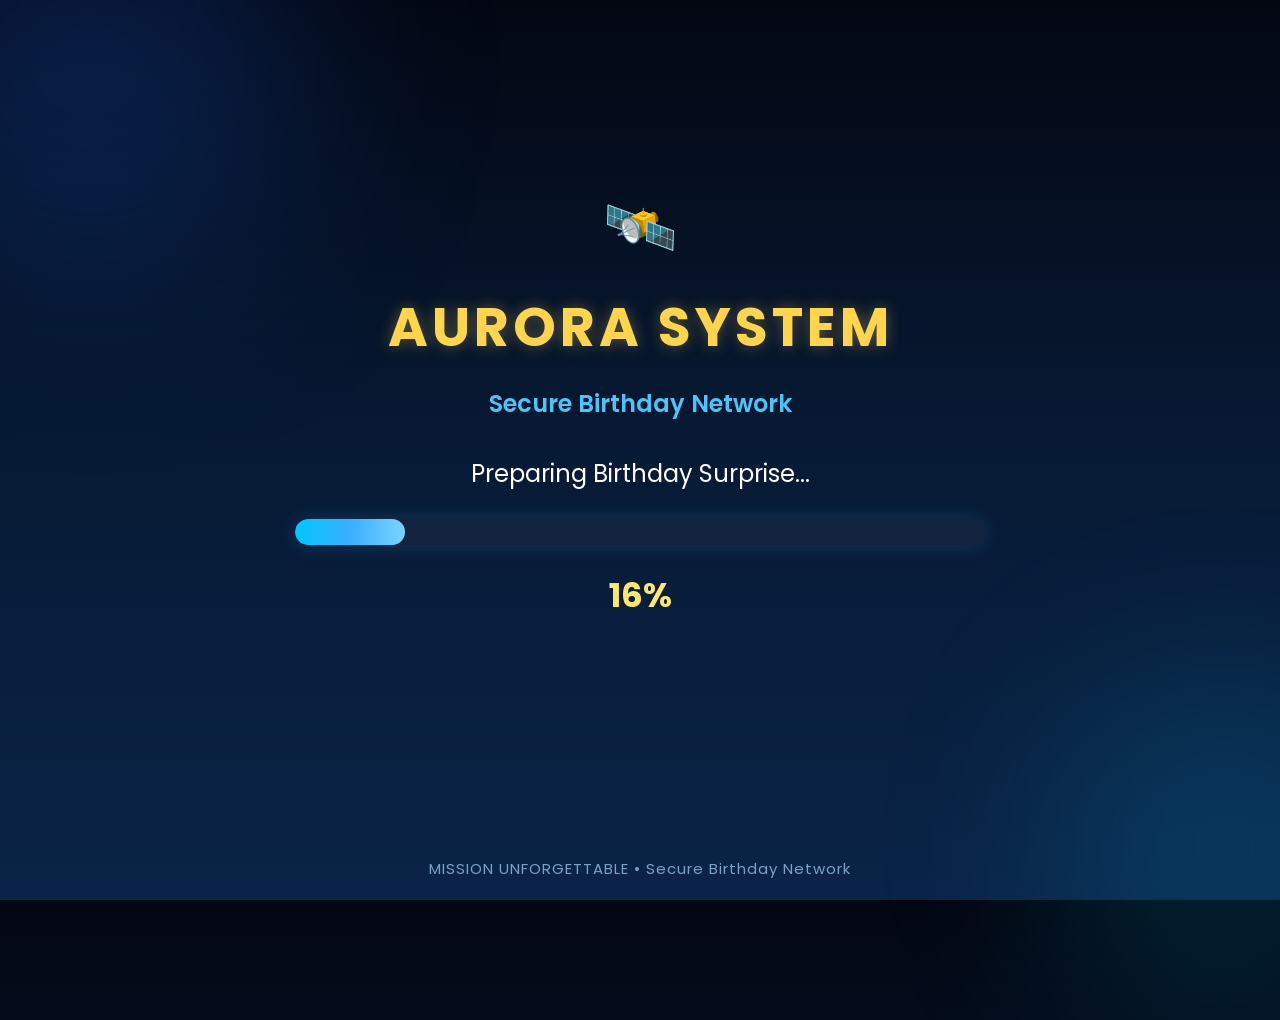
<file: index.html>
<!DOCTYPE html>
<html lang="en">

<head>

<meta charset="UTF-8">

<meta name="viewport" content="width=device-width, initial-scale=1.0">

<title>Mission Unforgettable</title>

<link rel="preconnect" href="https://fonts.googleapis.com">

<link rel="preconnect" href="https://fonts.gstatic.com" crossorigin>

<link href="https://fonts.googleapis.com/css2?family=Poppins:wght@300;400;600;700&display=swap" rel="stylesheet">

<style>

*{
margin:0;
padding:0;
box-sizing:border-box;
}

body{

font-family:'Poppins',sans-serif;

background:
linear-gradient(180deg,#030712,#071a35,#0a2447);

display:flex;

justify-content:center;

align-items:center;

height:100vh;

overflow:hidden;

color:white;

}

.container{

width:92%;

max-width:760px;

text-align:center;

padding:35px;

animation:fade 1.2s ease;

}

@keyframes fade{

from{

opacity:0;

transform:translateY(25px);

}

to{

opacity:1;

transform:translateY(0);

}

}

.logo{

font-size:60px;

margin-bottom:15px;

}

h1{

font-size:54px;

font-weight:700;

color:#FFD54F;

letter-spacing:4px;

margin-bottom:18px;

text-shadow:

0 0 15px rgba(255,213,79,.35);

}

.subtitle{

font-size:24px;

color:#4FC3F7;

margin-bottom:35px;

font-weight:600;

}

.status{

font-size:24px;

color:#FFFFFF;

margin-bottom:28px;

min-height:35px;

}

.bar{

width:100%;

height:26px;

background:#13233f;

border-radius:40px;

overflow:hidden;

box-shadow:

0 0 18px rgba(79,195,247,.18);

}

.progress{

width:0%;

height:100%;

background:
linear-gradient(90deg,#00C6FF,#3AAEFF,#7BD3FF);

transition:.5s;

border-radius:40px;

}

.percent{

font-size:34px;

font-weight:700;

margin-top:25px;

color:#FFE66D;

}

.joke{

font-size:22px;

margin-top:28px;

line-height:1.7;

color:#FFFFFF;

min-height:70px;

}
.button{

margin-top:35px;

padding:15px 42px;

font-size:22px;

font-weight:600;

border:none;

border-radius:50px;

background:linear-gradient(90deg,#00C6FF,#3AAEFF);

color:white;

box-shadow:0 0 25px rgba(0,198,255,.35);

transition:.3s;

cursor:pointer;

}

.button:hover{

transform:translateY(-3px) scale(1.03);

box-shadow:0 0 35px rgba(0,198,255,.6);

}

.glow{

position:absolute;

width:420px;

height:420px;

background:#1f6fff33;

border-radius:50%;

filter:blur(100px);

top:-140px;

left:-120px;

z-index:-1;

}

.glow2{

position:absolute;

width:350px;

height:350px;

background:#00c6ff22;

border-radius:50%;

filter:blur(90px);

bottom:-120px;

right:-120px;

z-index:-1;

}

</style>

</head>

<body>

<div class="glow"></div>

<div class="glow2"></div>

<div class="container">

<div class="logo">

🛰️

</div>

<h1>

AURORA SYSTEM

</h1>

<div class="subtitle">

Secure Birthday Network

</div>

<div class="status" id="status">

Preparing Birthday Surprise...

</div>

<div class="bar">

<div

class="progress"

id="progress">

</div>

</div>

<div

class="percent"

id="percent">

0%

</div>

<div

class="joke"

id="joke">

</div>
  
</div>

</div>

<script>

const steps=[5,16,29,43,58,71,84,95,99,100];

let index=0;

function startLoading(){

let value=steps[index];

document.getElementById("progress").style.width=value+"%";

document.getElementById("percent").innerHTML=value+"%";

if(value===99){

document.getElementById("joke").innerHTML=

"⏳ Still 99%...<br><span style='color:#FFE66D;'>Just like your late replies. 😂</span>";

setTimeout(function(){

index++;

startLoading();

},4000);

return;

}

if(value===100){

document.getElementById("status").innerHTML=

"✅ Connection Established";

document.getElementById("joke").innerHTML=

"Decrypting Birthday Files...";

setTimeout(function(){

window.location.href="password.html";

},2500);

return;

}

index++;

setTimeout(startLoading,700);

}

startLoading();
  </script>

<footer

style="

position:absolute;

bottom:20px;

left:50%;

transform:translateX(-50%);

font-size:15px;

color:#8fb9d8;

letter-spacing:1px;

opacity:.85;

">

MISSION UNFORGETTABLE • Secure Birthday Network

</footer>
  </body>

  </html>
</file>
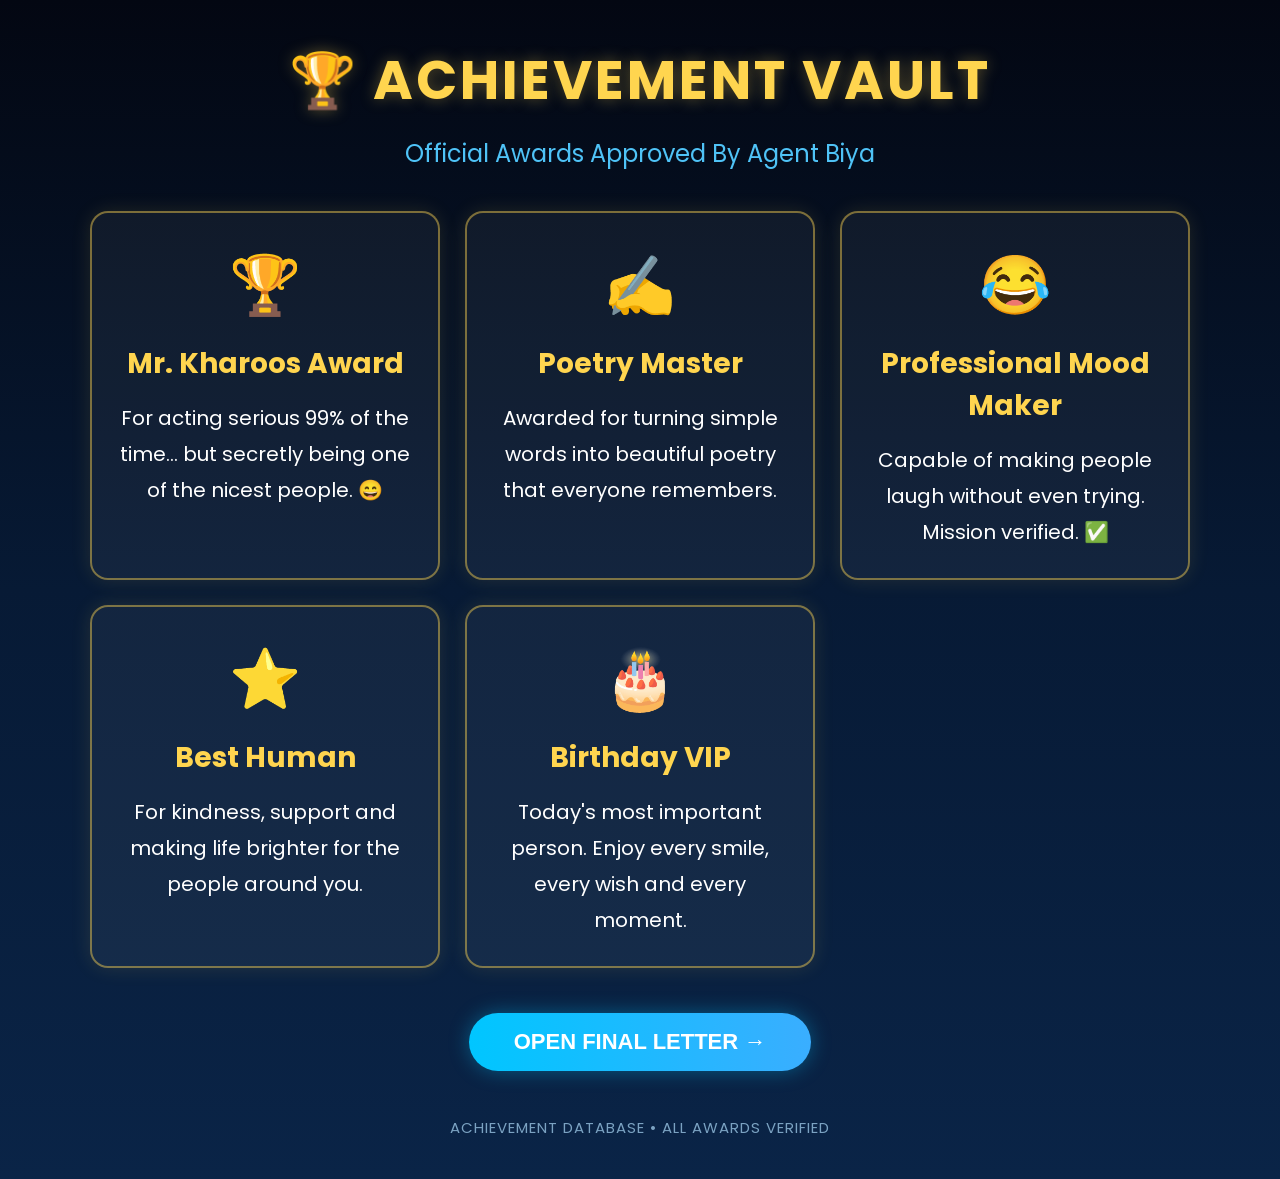
<file: achievement.html>
<!DOCTYPE html>
<html lang="en">

<head>

<meta charset="UTF-8">

<meta name="viewport" content="width=device-width, initial-scale=1.0">

<title>Achievement Vault</title>

<link rel="preconnect" href="https://fonts.googleapis.com">

<link rel="preconnect" href="https://fonts.gstatic.com" crossorigin>

<link href="https://fonts.googleapis.com/css2?family=Poppins:wght@300;400;600;700&display=swap" rel="stylesheet">

<style>

*{
margin:0;
padding:0;
box-sizing:border-box;
}

body{

font-family:'Poppins',sans-serif;

background:
linear-gradient(180deg,#030712,#071a35,#0a2447);

color:white;

min-height:100vh;

padding:40px 20px;

overflow-x:hidden;

}

h1{

text-align:center;

font-size:54px;

color:#FFD54F;

letter-spacing:3px;

margin-bottom:15px;

text-shadow:0 0 15px rgba(255,213,79,.35);

}

.subtitle{

text-align:center;

font-size:24px;

color:#4FC3F7;

margin-bottom:40px;

}

.grid{

display:grid;

grid-template-columns:repeat(auto-fit,minmax(280px,1fr));

gap:25px;

max-width:1100px;

margin:auto;

}

.card{

background:rgba(255,255,255,.05);

border:2px solid rgba(255,213,79,.45);

border-radius:18px;

padding:28px;

text-align:center;

transition:.35s;

box-shadow:0 0 20px rgba(255,213,79,.12);

}

.card:hover{

transform:translateY(-8px) scale(1.03);

box-shadow:0 0 35px rgba(255,213,79,.28);

}

.icon{

font-size:58px;

margin-bottom:15px;

}

.card h2{

font-size:28px;

color:#FFD54F;

margin-bottom:15px;

}

.card p{

font-size:20px;

line-height:1.8;

color:#FFFFFF;

}

button{

display:block;

margin:45px auto 0;

padding:16px 45px;

font-size:22px;

font-weight:600;

border:none;

border-radius:50px;

background:linear-gradient(90deg,#00C6FF,#3AAEFF);

color:white;

cursor:pointer;

transition:.3s;

box-shadow:0 0 20px rgba(0,198,255,.35);

}

button:hover{

transform:translateY(-3px);

box-shadow:0 0 35px rgba(0,198,255,.6);

}

</style>

</head>

<body>

<h1>🏆 ACHIEVEMENT VAULT</h1>

<div class="subtitle">

Official Awards Approved By Agent Biya

</div>

<div class="grid">

<div class="card">

<div class="icon">🏆</div>

<h2>Mr. Kharoos Award</h2>

<p>

For acting serious 99% of the time...

but secretly being one of the nicest people. 😄

</p>

</div>

<div class="card">

<div class="icon">✍️</div>

<h2>Poetry Master</h2>

<p>

Awarded for turning simple words into beautiful poetry that everyone remembers.

</p>

</div>

<div class="card">

<div class="icon">😂</div>

<h2>Professional Mood Maker</h2>

<p>

Capable of making people laugh without even trying.

Mission verified. ✅

</p>

</div>

<div class="card">

<div class="icon">⭐</div>

<h2>Best Human</h2>

<p>

For kindness, support and making life brighter for the people around you.

</p>

</div>

<div class="card">

<div class="icon">🎂</div>

<h2>Birthday VIP</h2>

<p>

Today's most important person.

Enjoy every smile, every wish and every moment.

</p>

</div>

</div>

<button

onclick="window.location.href='letter.html'">

OPEN FINAL LETTER →

</button>

<footer

style="

margin-top:45px;

text-align:center;

font-size:15px;

color:#8fb9d8;

letter-spacing:1px;

opacity:.85;

">

ACHIEVEMENT DATABASE • ALL AWARDS VERIFIED

</footer>

</body>

</html>
</file>
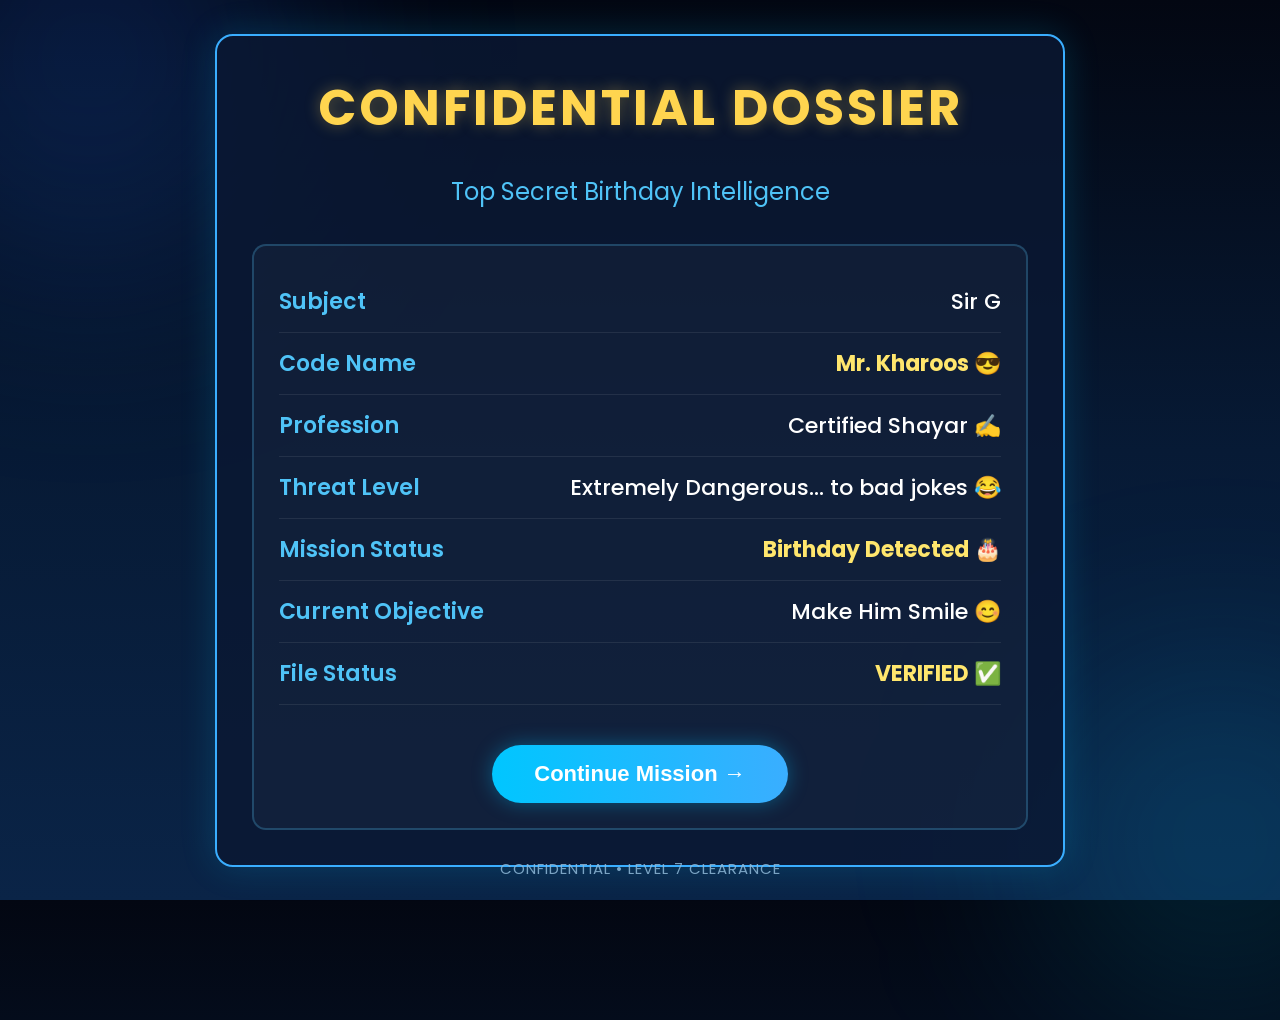
<file: confidential.html>
<!DOCTYPE html>
<html lang="en">

<head>

<meta charset="UTF-8">

<meta name="viewport" content="width=device-width, initial-scale=1.0">

<title>Confidential Dossier</title>

<link rel="preconnect" href="https://fonts.googleapis.com">

<link rel="preconnect" href="https://fonts.gstatic.com" crossorigin>

<link href="https://fonts.googleapis.com/css2?family=Poppins:wght@300;400;600;700&display=swap" rel="stylesheet">

<style>

*{
margin:0;
padding:0;
box-sizing:border-box;
}

body{

font-family:'Poppins',sans-serif;

background:
linear-gradient(180deg,#030712,#071a35,#0a2447);

color:white;

display:flex;

justify-content:center;

align-items:center;

height:100vh;

overflow:hidden;

}

.glow{

position:absolute;

width:420px;

height:420px;

background:#1f6fff33;

border-radius:50%;

filter:blur(110px);

top:-150px;

left:-120px;

z-index:-1;

}

.glow2{

position:absolute;

width:360px;

height:360px;

background:#00c6ff22;

border-radius:50%;

filter:blur(100px);

bottom:-120px;

right:-120px;

z-index:-1;

}

.card{

width:92%;

max-width:850px;

background:rgba(10,24,50,.82);

border:2px solid #3AAEFF;

border-radius:18px;

padding:35px;

box-shadow:0 0 35px rgba(0,198,255,.18);

animation:fade 1.2s ease;

}

@keyframes fade{

from{

opacity:0;

transform:translateY(25px);

}

to{

opacity:1;

transform:translateY(0);

}

}

h1{

text-align:center;

font-size:50px;

color:#FFD54F;

letter-spacing:3px;

margin-bottom:28px;

text-shadow:0 0 15px rgba(255,213,79,.35);

}
.subtitle{

text-align:center;

font-size:24px;

color:#4FC3F7;

margin-bottom:35px;

}

.file{

border:2px solid rgba(79,195,247,.25);

border-radius:14px;

padding:25px;

background:rgba(255,255,255,.03);

}

.row{

display:flex;

justify-content:space-between;

align-items:center;

padding:14px 0;

border-bottom:1px solid rgba(255,255,255,.08);

font-size:22px;

}

.row:last-child{

border-bottom:none;

}

.label{

color:#4FC3F7;

font-weight:600;

}

.value{

color:#FFFFFF;

font-weight:500;

text-align:right;

}

.highlight{

color:#FFE66D;

font-weight:700;

}

button{

display:block;

margin:40px auto 0;

padding:16px 42px;

font-size:22px;

font-weight:600;

border:none;

border-radius:50px;

background:linear-gradient(90deg,#00C6FF,#3AAEFF);

color:white;

cursor:pointer;

transition:.3s;

box-shadow:0 0 20px rgba(0,198,255,.35);

}

button:hover{

transform:translateY(-3px);

box-shadow:0 0 35px rgba(0,198,255,.6);

}

</style>

</head>

<body>

<div class="glow"></div>

<div class="glow2"></div>

<div class="card">

<h1>CONFIDENTIAL DOSSIER</h1>

<div class="subtitle">

Top Secret Birthday Intelligence

</div>

<div class="file">

<div class="row">

<span class="label">

Subject

</span>

<span class="value">

Sir G

</span>

</div>

<div class="row">

<span class="label">

Code Name

</span>

<span class="value highlight">

Mr. Kharoos 😎

</span>

</div>

<div class="row">

<span class="label">

Profession

</span>

<span class="value">

Certified Shayar ✍️

</span>

</div>

<div class="row">

<span class="label">

Threat Level

</span>

<span class="value">

Extremely Dangerous... to bad jokes 😂

</span>

</div>

<div class="row">

<span class="label">

Mission Status

</span>

<span class="value highlight">

Birthday Detected 🎂

</span>

</div>

<div class="row">

<span class="label">

Current Objective

</span>

<span class="value">

Make Him Smile 😊

</span>

</div>

<div class="row">

<span class="label">

File Status

</span>

<span class="value highlight">

VERIFIED ✅

</span>

</div>

<button onclick="window.location.href='error.html'">

Continue Mission →

</button>

</div>

</div>

<script>

document.addEventListener("DOMContentLoaded",function(){

const rows=document.querySelectorAll(".row");

rows.forEach(function(row,index){

row.style.opacity="0";

row.style.transform="translateX(-20px)";

setTimeout(function(){

row.style.transition="all .5s ease";

row.style.opacity="1";

row.style.transform="translateX(0)";

},index*180);

});

});

</script>

<footer

style="

position:absolute;

bottom:20px;

left:50%;

transform:translateX(-50%);

font-size:15px;

color:#8fb9d8;

letter-spacing:1px;

opacity:.85;

">

CONFIDENTIAL • LEVEL 7 CLEARANCE

</footer>

</div>

</body>

</html>
</file>
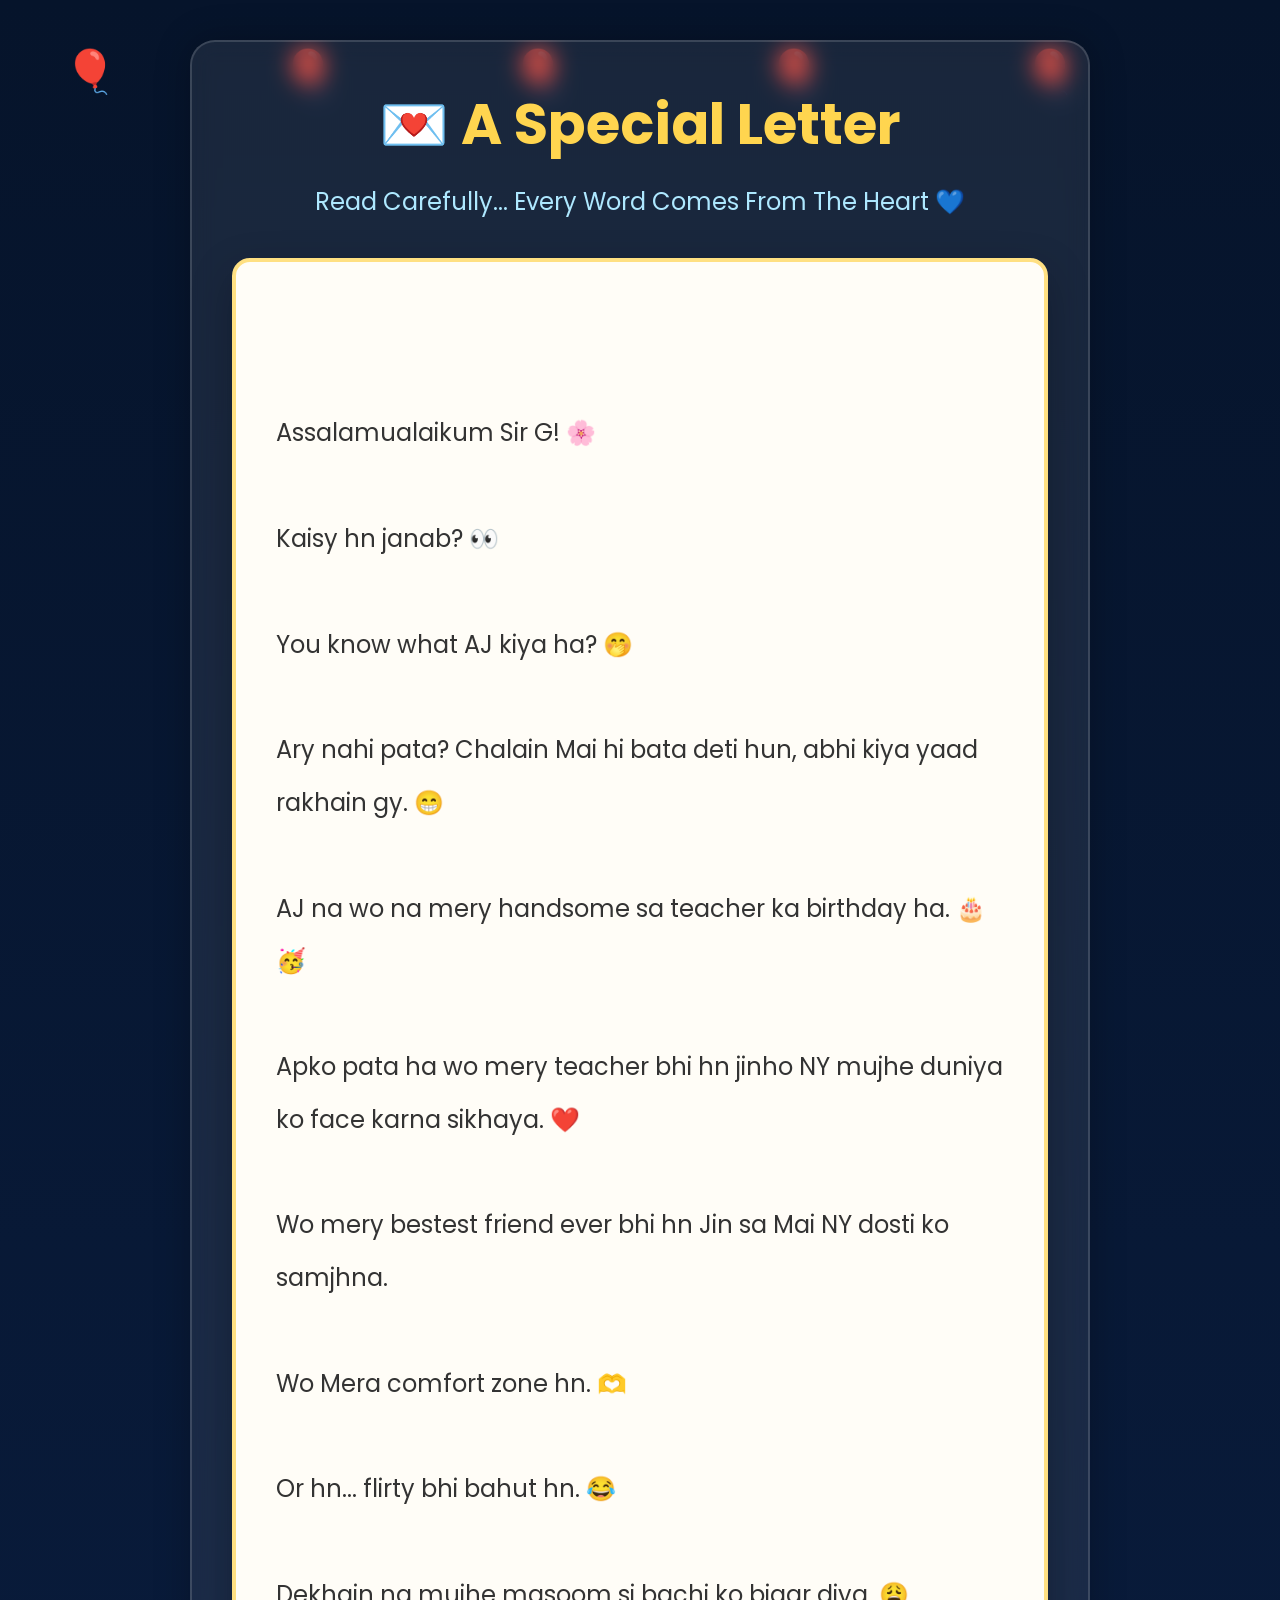
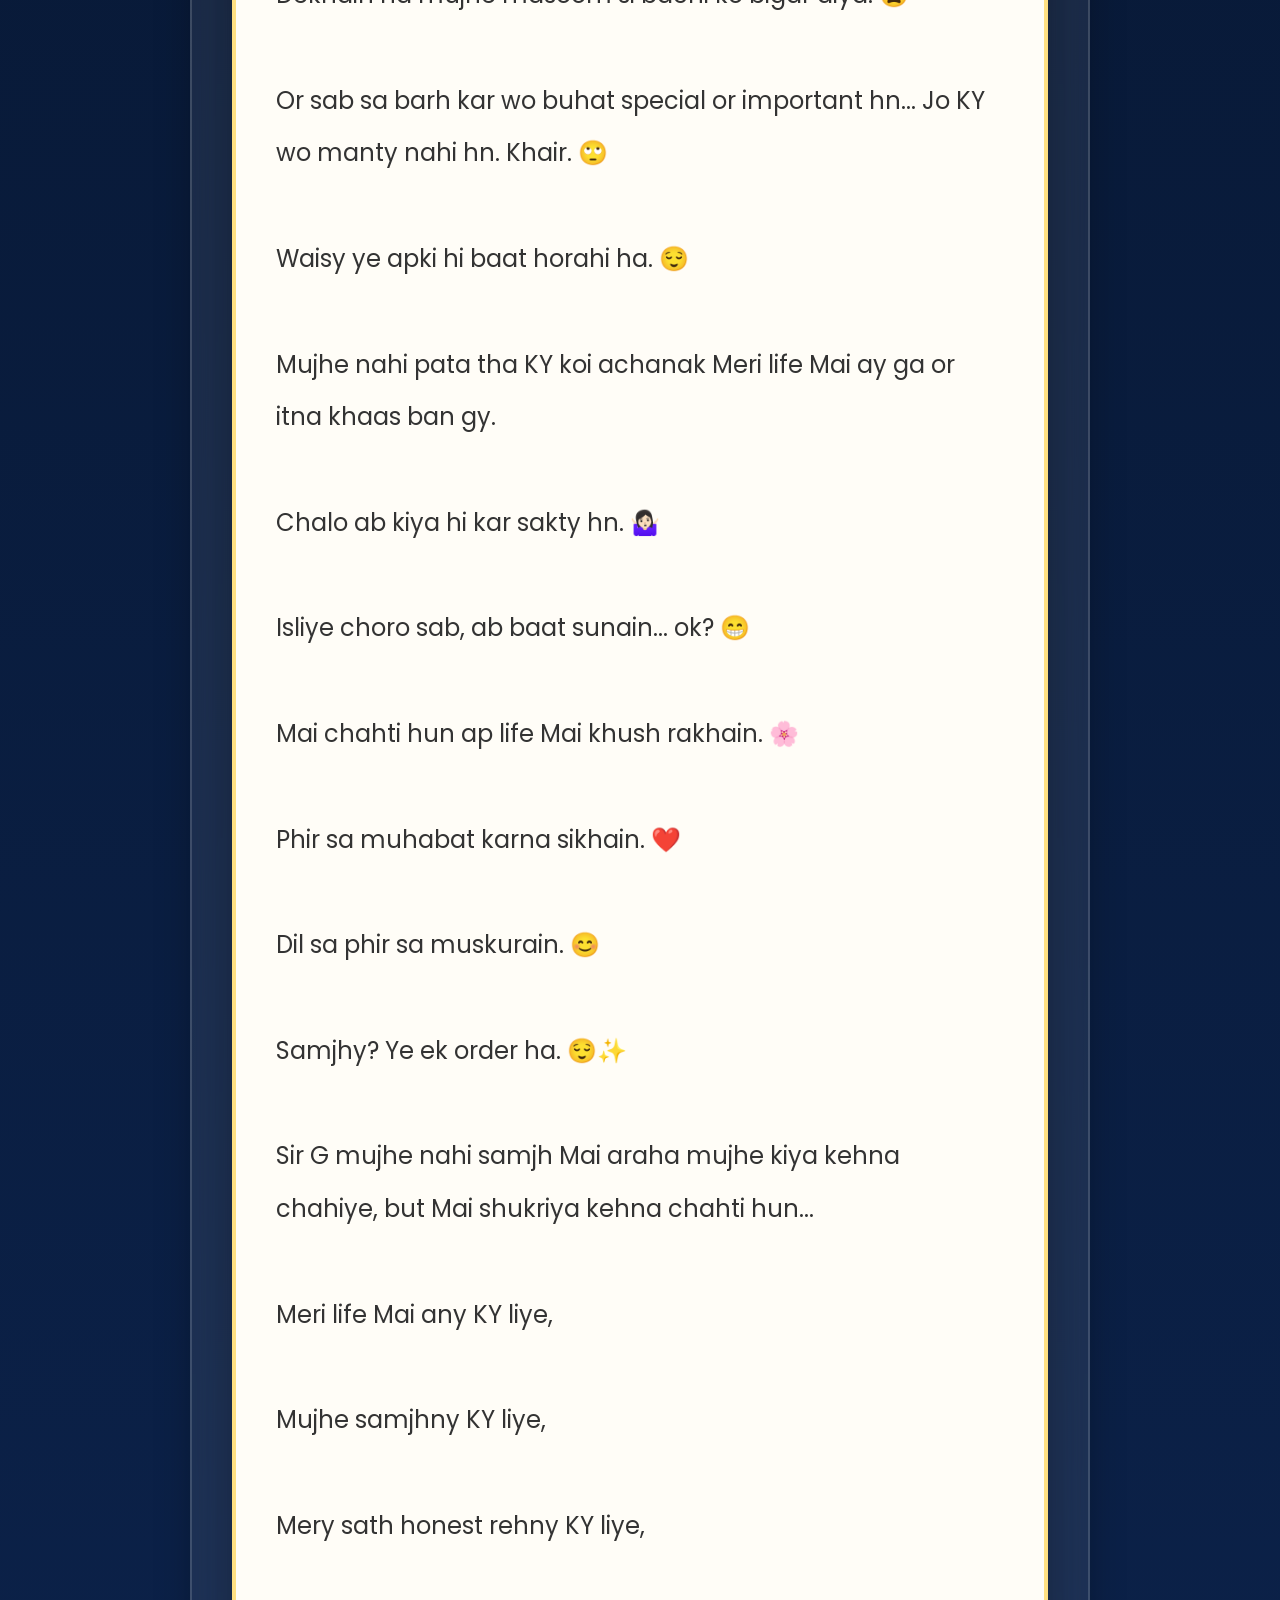
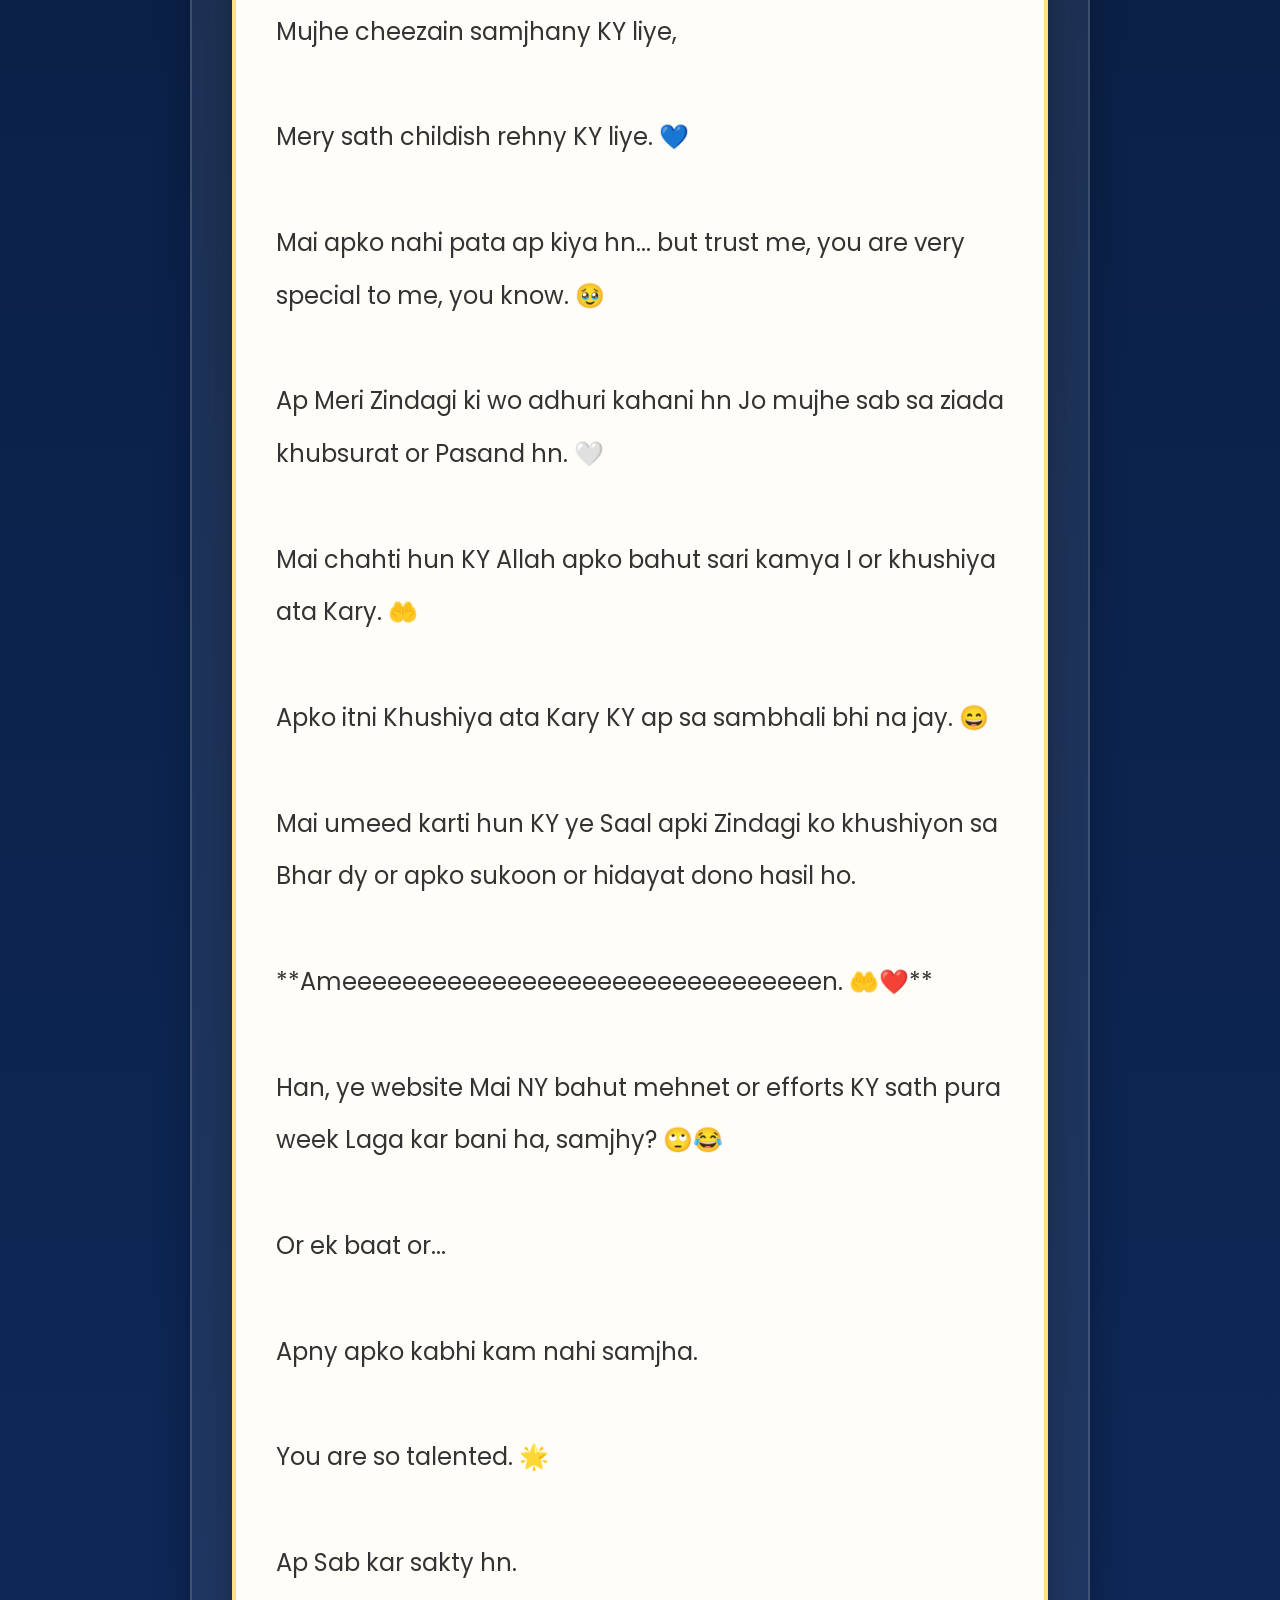
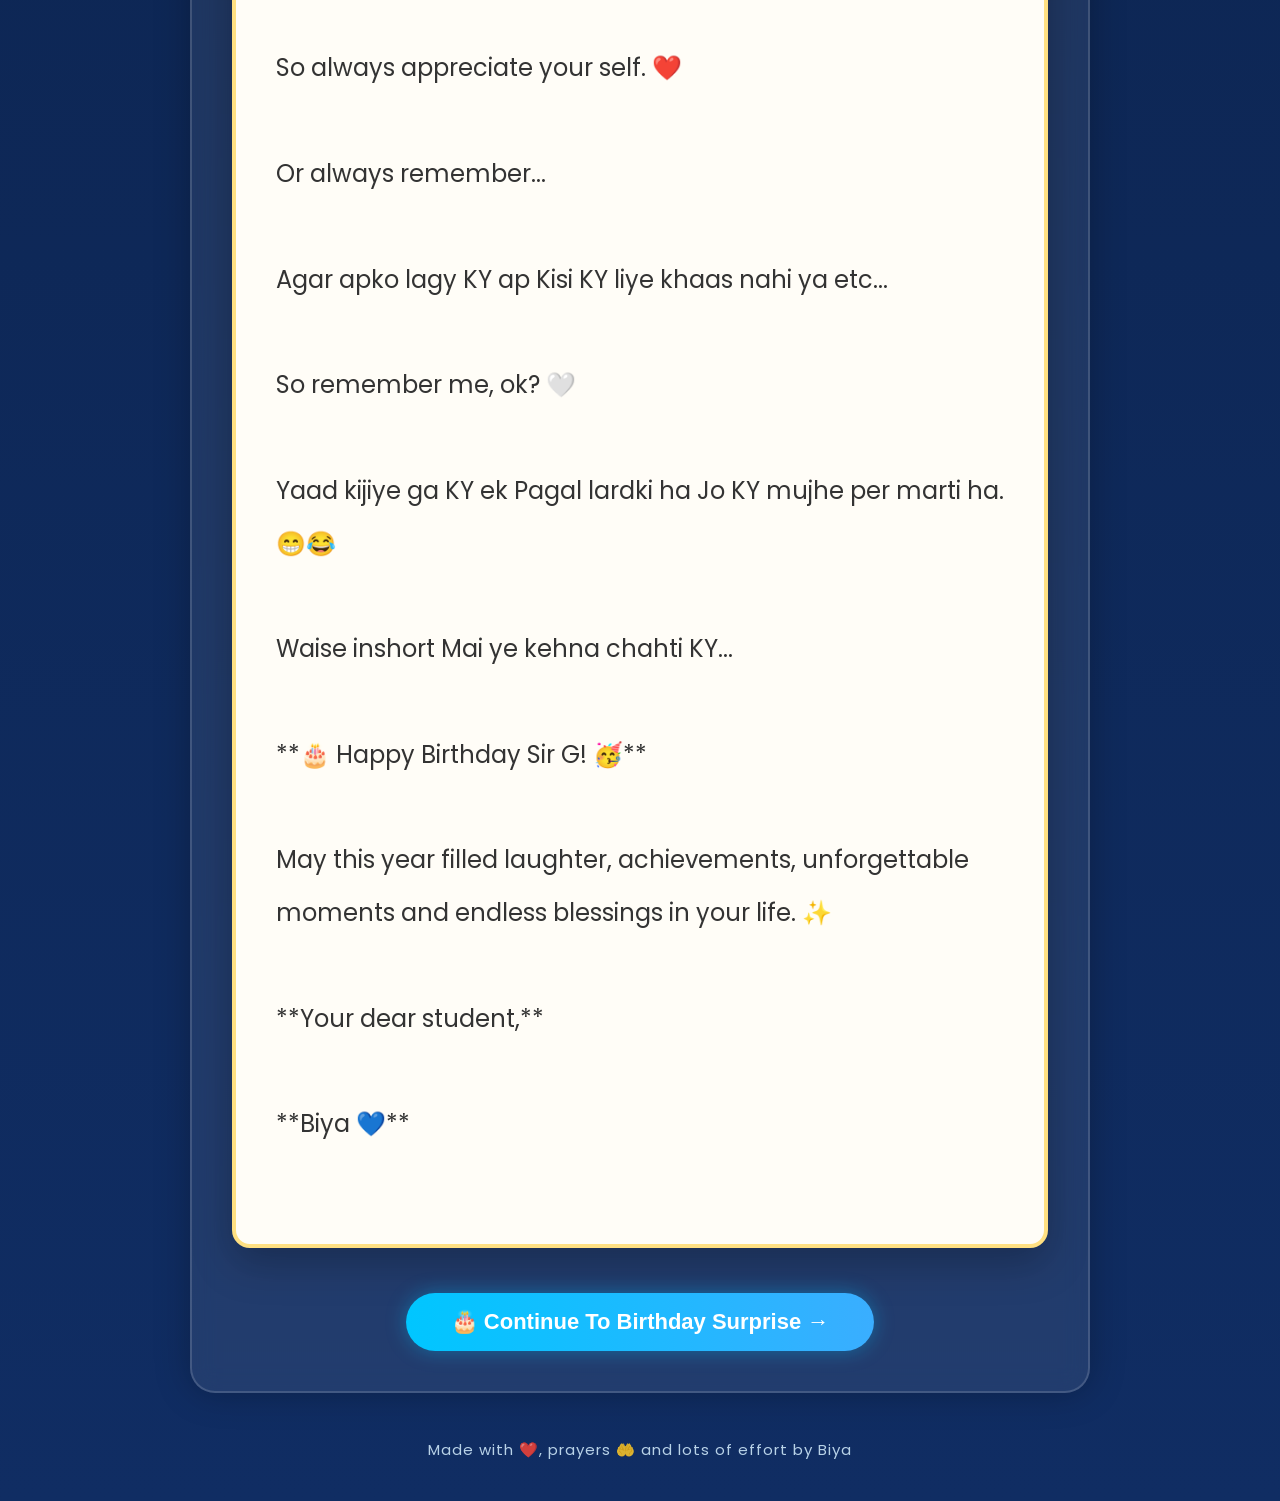
<file: letter.html>
<!DOCTYPE html>
<html lang="en">

<head>

<meta charset="UTF-8">

<meta name="viewport" content="width=device-width, initial-scale=1.0">

<title>A Letter For You</title>

<link rel="preconnect" href="https://fonts.googleapis.com">

<link rel="preconnect" href="https://fonts.gstatic.com" crossorigin>

<link href="https://fonts.googleapis.com/css2?family=Poppins:wght@300;400;600;700&display=swap" rel="stylesheet">

<style>

*{

margin:0;

padding:0;

box-sizing:border-box;

}

body{

font-family:'Poppins',sans-serif;

background:linear-gradient(180deg,#06142b,#102d63);

overflow-x:hidden;

min-height:100vh;

padding:40px 20px;

color:white;

}

.balloon{

position:fixed;

font-size:42px;

animation:float 10s linear infinite;

z-index:1;

}

@keyframes float{

0%{

transform:translateY(110vh);

}

100%{

transform:translateY(-150px);

}

}

.b1{left:5%;animation-delay:0s;}

.b2{left:22%;animation-delay:2s;}

.b3{left:40%;animation-delay:4s;}

.b4{left:60%;animation-delay:1s;}

.b5{left:80%;animation-delay:3s;}

.container{

position:relative;

z-index:2;

max-width:900px;

margin:auto;

background:rgba(255,255,255,.08);

backdrop-filter:blur(12px);

border:2px solid rgba(255,255,255,.15);

border-radius:25px;

padding:40px;

box-shadow:0 0 35px rgba(0,0,0,.25);

}

h1{

text-align:center;

font-size:56px;

color:#FFD54F;

margin-bottom:15px;

}

.subtitle{

text-align:center;

font-size:24px;

color:#AEE8FF;

margin-bottom:35px;

line-height:1.7;

}

.letter{

background:#fffdf7;

color:#333;

border-radius:18px;

padding:40px;

font-size:24px;

line-height:2.2;

box-shadow:0 15px 40px rgba(0,0,0,.25);

border:4px solid #FFE082;

white-space:pre-wrap;

}

.signature{

margin-top:40px;

text-align:right;

font-size:26px;

font-weight:600;

color:#0b4f8a;

}

.nextBtn{

display:block;

margin:45px auto 0;

padding:16px 45px;

font-size:22px;

font-weight:600;

background:linear-gradient(90deg,#00C6FF,#3AAEFF);

color:white;

border:none;

border-radius:50px;

cursor:pointer;

transition:.3s;

box-shadow:0 0 20px rgba(0,198,255,.35);

}

.nextBtn:hover{

transform:translateY(-3px);

box-shadow:0 0 35px rgba(0,198,255,.6);

}

</style>

</head>

<body>

<div class="balloon b1">🎈</div>

<div class="balloon b2">🎈</div>

<div class="balloon b3">🎈</div>

<div class="balloon b4">🎈</div>

<div class="balloon b5">🎈</div>

<div class="container">

<h1>💌 A Special Letter</h1>

<div class="subtitle">

Read Carefully... Every Word Comes From The Heart 💙

</div>

<div class="letter">

Assalamualaikum Sir G! 🌸

Kaisy hn janab? 👀

You know what AJ kiya ha? 🤭

Ary nahi pata? Chalain Mai hi bata deti hun, abhi kiya yaad rakhain gy. 😁

AJ na wo na mery handsome sa teacher ka birthday ha. 🎂🥳

Apko pata ha wo mery teacher bhi hn jinho NY mujhe duniya ko face karna sikhaya. ❤️

Wo mery bestest friend ever bhi hn Jin sa Mai NY dosti ko samjhna.

Wo Mera comfort zone hn. 🫶

Or hn... flirty bhi bahut hn. 😂

Dekhain na mujhe masoom si bachi ko bigar diya. 😩

Or sab sa barh kar wo buhat special or important hn... Jo KY wo manty nahi hn. Khair. 🙄

Waisy ye apki hi baat horahi ha. 😌

Mujhe nahi pata tha KY koi achanak Meri life Mai ay ga or itna khaas ban gy.

Chalo ab kiya hi kar sakty hn. 🤷🏻‍♀️

Isliye choro sab, ab baat sunain... ok? 😁

Mai chahti hun ap life Mai khush rakhain. 🌸

Phir sa muhabat karna sikhain. ❤️

Dil sa phir sa muskurain. 😊

Samjhy? Ye ek order ha. 😌✨

Sir G mujhe nahi samjh Mai araha mujhe kiya kehna chahiye, but Mai shukriya kehna chahti hun...

Meri life Mai any KY liye,

Mujhe samjhny KY liye,

Mery sath honest rehny KY liye,

Mujhe cheezain samjhany KY liye,

Mery sath childish rehny KY liye. 💙

Mai apko nahi pata ap kiya hn... but trust me, you are very special to me, you know. 🥹

Ap Meri Zindagi ki wo adhuri kahani hn Jo mujhe sab sa ziada khubsurat or Pasand hn. 🤍

Mai chahti hun KY Allah apko bahut sari kamya I or khushiya ata Kary. 🤲

Apko itni Khushiya ata Kary KY ap sa sambhali bhi na jay. 😄

Mai umeed karti hun KY ye Saal apki Zindagi ko khushiyon sa Bhar dy or apko sukoon or hidayat dono hasil ho.

**Ameeeeeeeeeeeeeeeeeeeeeeeeeeeeeeeen. 🤲❤️**

Han, ye website Mai NY bahut mehnet or efforts KY sath pura week Laga kar bani ha, samjhy? 🙄😂

Or ek baat or...

Apny apko kabhi kam nahi samjha.

You are so talented. 🌟

Ap Sab kar sakty hn.

So always appreciate your self. ❤️

Or always remember...

Agar apko lagy KY ap Kisi KY liye khaas nahi ya etc...

So remember me, ok? 🤍

Yaad kijiye ga KY ek Pagal lardki ha Jo KY mujhe per marti ha. 😁😂

Waise inshort Mai ye kehna chahti KY...

**🎂 Happy Birthday Sir G! 🥳**

May this year filled laughter, achievements, unforgettable moments and endless blessings in your life. ✨

**Your dear student,**

**Biya 💙**

</div>

<button

class="nextBtn"

onclick="window.location.href='birthday.html'">

🎂 Continue To Birthday Surprise →

</button>

</div>

<footer

style="

margin-top:45px;

text-align:center;

font-size:15px;

color:#D6EFFF;

letter-spacing:1px;

opacity:.85;

">

Made with ❤️, prayers 🤲 and lots of effort by Biya

</footer>

</body>

</html>
</file>
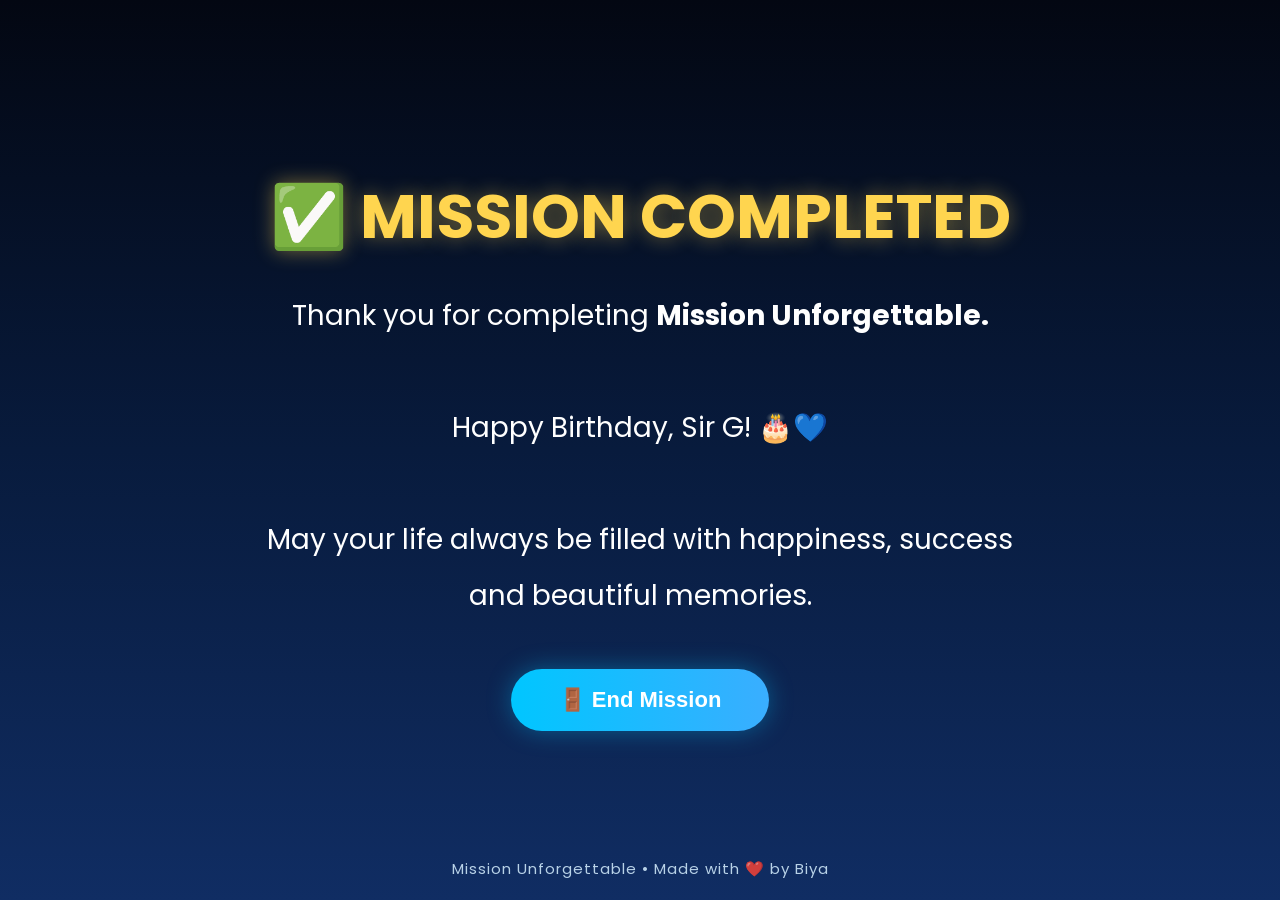
<file: mission completed.html>
<!DOCTYPE html>
<html lang="en">

<head>

<meta charset="UTF-8">

<meta name="viewport" content="width=device-width, initial-scale=1.0">

<title>Mission Completed</title>

<link rel="preconnect" href="https://fonts.googleapis.com">

<link rel="preconnect" href="https://fonts.gstatic.com" crossorigin>

<link href="https://fonts.googleapis.com/css2?family=Poppins:wght@300;400;600;700&display=swap" rel="stylesheet">

<style>

*{

margin:0;

padding:0;

box-sizing:border-box;

}

body{

font-family:'Poppins',sans-serif;

background:linear-gradient(180deg,#030712,#081b3d,#102d63);

height:100vh;

overflow:hidden;

display:flex;

justify-content:center;

align-items:center;

color:white;

text-align:center;

}

.container{

width:92%;

max-width:850px;

padding:40px;

animation:fade 1.5s ease;

}

@keyframes fade{

from{

opacity:0;

transform:translateY(30px);

}

to{

opacity:1;

transform:translateY(0);

}

}

h1{

font-size:62px;

color:#FFD54F;

margin-bottom:25px;

text-shadow:0 0 20px rgba(255,213,79,.45);

}

.message{

font-size:28px;

line-height:2;

margin-bottom:45px;

color:#FFFFFF;

}

button{

padding:18px 48px;

font-size:22px;

font-weight:600;

border:none;

border-radius:50px;

background:linear-gradient(90deg,#00C6FF,#3AAEFF);

color:white;

cursor:pointer;

transition:.3s;

box-shadow:0 0 25px rgba(0,198,255,.35);

}

button:hover{

transform:translateY(-3px);

box-shadow:0 0 40px rgba(0,198,255,.6);

}

#goodbye{

margin-top:35px;

font-size:22px;

color:#FFE66D;

display:none;

line-height:1.8;

}

.fade{

animation:fadeOut 2s forwards;

}

@keyframes fadeOut{

to{

opacity:0;

}

}

</style>

</head>

<body>

<div class="container" id="container">

<h1>✅ MISSION COMPLETED</h1>

<div class="message">

Thank you for completing <b>Mission Unforgettable.</b><br><br>

Happy Birthday, Sir G! 🎂💙<br><br>

May your life always be filled with happiness, success and beautiful memories.

</div>

<button onclick="endMission()">

🚪 End Mission

</button>

<div id="goodbye">

You can now close this tab. 😊<br><br>

See you next birthday... 🎉

</div>

</div>

<script>

function endMission(){

document.getElementById("container").classList.add("fade");

setTimeout(function(){

document.getElementById("container").classList.remove("fade");

document.querySelector(".message").innerHTML=

"💙 Thank you for visiting this little surprise.<br><br>May your smile always stay the same. ✨";

document.querySelector("button").style.display="none";

document.getElementById("goodbye").style.display="block";

},2000);

}  

</script>

<footer

style="

position:absolute;

bottom:20px;

left:50%;

transform:translateX(-50%);

font-size:15px;

color:#D6EFFF;

letter-spacing:1px;

opacity:.85;

">

Mission Unforgettable • Made with ❤️ by Biya

</footer>

</body>

</html>
</file>
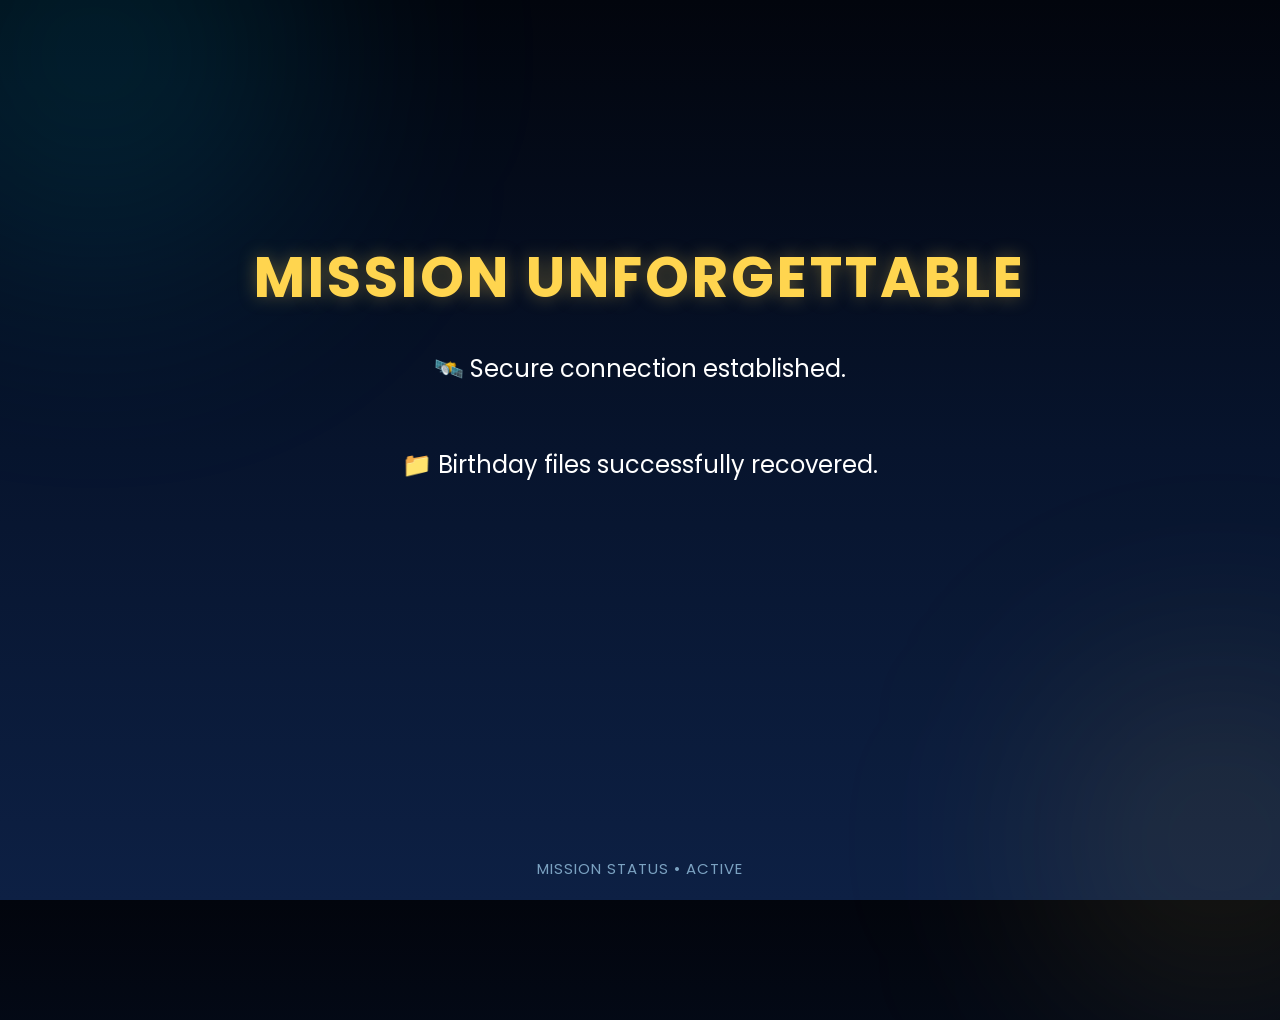
<file: mission.html>
<!DOCTYPE html>
<html lang="en">

<head>

<meta charset="UTF-8">

<meta name="viewport" content="width=device-width, initial-scale=1.0">

<title>Mission Unforgettable</title>

<link rel="preconnect" href="https://fonts.googleapis.com">

<link rel="preconnect" href="https://fonts.gstatic.com" crossorigin>

<link href="https://fonts.googleapis.com/css2?family=Poppins:wght@300;400;600;700&display=swap" rel="stylesheet">

<style>

*{
margin:0;
padding:0;
box-sizing:border-box;
}

body{

font-family:'Poppins',sans-serif;

background:
linear-gradient(180deg,#02050d,#07142d,#0d2044);

height:100vh;

display:flex;

justify-content:center;

align-items:center;

overflow:hidden;

color:white;

}

.glow{

position:absolute;

width:430px;

height:430px;

background:#00c6ff22;

border-radius:50%;

filter:blur(120px);

top:-160px;

left:-120px;

z-index:-1;

}

.glow2{

position:absolute;

width:360px;

height:360px;

background:#ffd54f18;

border-radius:50%;

filter:blur(110px);

bottom:-120px;

right:-120px;

z-index:-1;

}

.container{

width:92%;

max-width:900px;

text-align:center;

padding:40px;

animation:fade 1s ease;

}

@keyframes fade{

from{

opacity:0;

transform:translateY(20px);

}

to{

opacity:1;

transform:translateY(0);

}

}

h1{

font-size:56px;

color:#FFD54F;

letter-spacing:3px;

margin-bottom:25px;

text-shadow:0 0 18px rgba(255,213,79,.35);

}

#story{

font-size:24px;

line-height:2;

min-height:320px;

color:#FFFFFF;

}

button{

margin-top:35px;

padding:16px 45px;

font-size:22px;

font-weight:600;

border:none;

border-radius:50px;

background:linear-gradient(90deg,#00C6FF,#3AAEFF);

color:white;

cursor:pointer;

transition:.3s;

box-shadow:0 0 20px rgba(0,198,255,.35);

display:none;

}

button:hover{

transform:translateY(-3px);

box-shadow:0 0 35px rgba(0,198,255,.6);

}

.highlight{

color:#FFE66D;

font-weight:700;

}

</style>

</head>

<body>

<div class="glow"></div>

<div class="glow2"></div>

<div class="container">

<h1>MISSION UNFORGETTABLE</h1>

<div id="story"></div>

<button

id="nextBtn"

onclick="window.location.href='achievement.html'">

OPEN ACHIEVEMENT VAULT →

</button>

<script>

const mission=[

"🛰️ Secure connection established.",

"📁 Birthday files successfully recovered.",

"🎯 Your next mission is simple...",

"😊 Make Sir G smile today.",

"💙 Remind him how important he is.",

"🎂 Celebrate this special day together.",

"<span class='highlight'>Mission Status : READY</span>"

];

let i=0;

function typeMission(){

if(i<mission.length){

document.getElementById("story").innerHTML+=

mission[i]+"<br><br>";

i++;

setTimeout(typeMission,1100);

}else{

document.getElementById("nextBtn").style.display="inline-block";

}

}

typeMission();

</script>

<footer

style="

position:absolute;

bottom:20px;

left:50%;

transform:translateX(-50%);

font-size:15px;

color:#8fb9d8;

letter-spacing:1px;

opacity:.85;

">

MISSION STATUS • ACTIVE

</footer>

</div>

</body>

  </html>
</file>
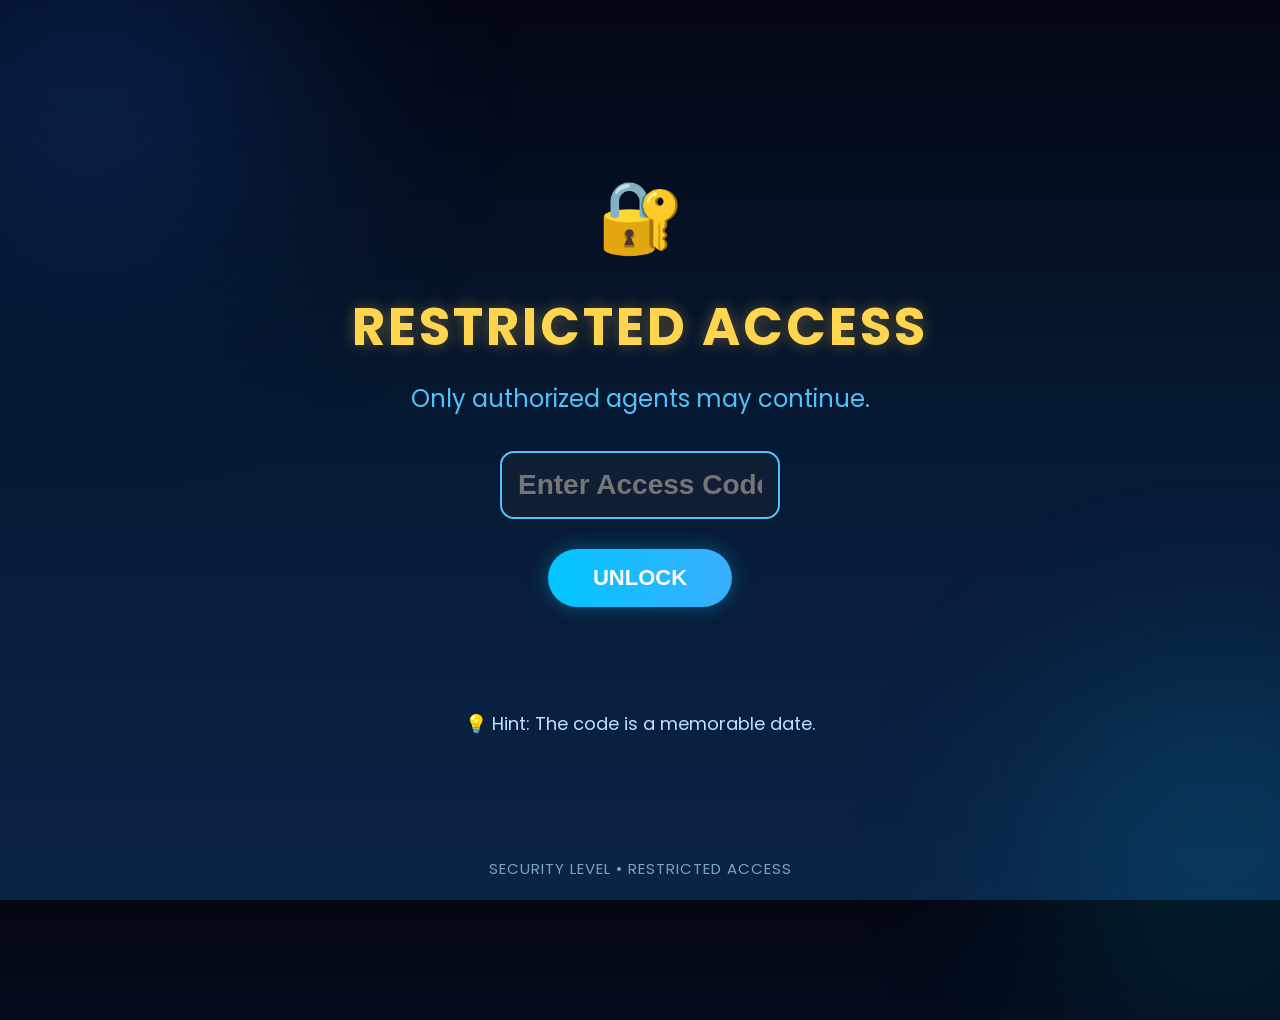
<file: password.html>
<!DOCTYPE html>
<html lang="en">

<head>

<meta charset="UTF-8">

<meta name="viewport" content="width=device-width, initial-scale=1.0">

<title>Restricted Access</title>

<link rel="preconnect" href="https://fonts.googleapis.com">

<link rel="preconnect" href="https://fonts.gstatic.com" crossorigin>

<link href="https://fonts.googleapis.com/css2?family=Poppins:wght@300;400;600;700&display=swap" rel="stylesheet">

<style>

*{
margin:0;
padding:0;
box-sizing:border-box;
}

body{

font-family:'Poppins',sans-serif;

background:
linear-gradient(180deg,#030712,#071a35,#0a2447);

height:100vh;

display:flex;

justify-content:center;

align-items:center;

overflow:hidden;

color:white;

}

.glow{

position:absolute;

width:420px;

height:420px;

background:#1f6fff33;

border-radius:50%;

filter:blur(110px);

top:-140px;

left:-120px;

z-index:-1;

}

.glow2{

position:absolute;

width:360px;

height:360px;

background:#00c6ff22;

border-radius:50%;

filter:blur(100px);

bottom:-120px;

right:-120px;

z-index:-1;

}

.container{

width:92%;

max-width:720px;

text-align:center;

padding:40px;

animation:fade 1.2s ease;

}

@keyframes fade{

from{

opacity:0;

transform:translateY(25px);

}

to{

opacity:1;

transform:translateY(0);

}

}

.lock{

font-size:70px;

margin-bottom:18px;

}

h1{

font-size:52px;

color:#FFD54F;

letter-spacing:3px;

margin-bottom:15px;

text-shadow:0 0 15px rgba(255,213,79,.35);

}

.subtitle{

font-size:24px;

color:#4FC3F7;

margin-bottom:35px;

}
.inputBox{

width:100%;

max-width:280px;

padding:16px;

border:2px solid #4FC3F7;

border-radius:14px;

background:#0f1d35;

color:#FFFFFF;

font-size:28px;

font-weight:600;

text-align:center;

outline:none;

transition:.3s;

}

.inputBox:focus{

border-color:#FFD54F;

box-shadow:0 0 20px rgba(255,213,79,.35);

}

button{

margin-top:30px;

padding:16px 45px;

font-size:22px;

font-weight:600;

background:linear-gradient(90deg,#00C6FF,#3AAEFF);

color:white;

border:none;

border-radius:50px;

cursor:pointer;

transition:.3s;

box-shadow:0 0 20px rgba(0,198,255,.35);

}

button:hover{

transform:translateY(-3px);

box-shadow:0 0 35px rgba(0,198,255,.6);

}

#message{

margin-top:28px;

font-size:24px;

font-weight:600;

min-height:40px;

color:#FFE66D;

line-height:1.6;

}

.tip{

margin-top:35px;

font-size:18px;

color:#BFDFFF;

}

</style>

</head>

<body>

<div class="glow"></div>

<div class="glow2"></div>

<div class="container">

<div class="lock">🔐</div>

<h1>RESTRICTED ACCESS</h1>

<div class="subtitle">

Only authorized agents may continue.

</div>

<input

type="password"

id="password"

class="inputBox"

placeholder="Enter Access Code"

maxlength="4"

>

<br>

<button onclick="checkPassword()">

UNLOCK

</button>

<div id="message"></div>

<div class="tip">

💡 Hint: The code is a memorable date.

</div>

<script>

function checkPassword(){

const password=document.getElementById("password").value;

const message=document.getElementById("message");

if(password==="2206"){

message.style.color="#7CFF9D";

message.innerHTML="✅ ACCESS GRANTED";

setTimeout(function(){

window.location.href="confidential.html";

},1800);

}else{

message.style.color="#FF8A8A";

message.innerHTML="❌ ACCESS DENIED";

setTimeout(function(){

message.style.color="#FFE66D";

message.innerHTML="💡 Incorrect code. Try again, Agent.";

},1800);

}

}

document.getElementById("password").addEventListener("keypress",function(e){

if(e.key==="Enter"){

checkPassword();

}

});
</script>

<footer

style="

position:absolute;

bottom:20px;

left:50%;

transform:translateX(-50%);

font-size:15px;

color:#8fb9d8;

letter-spacing:1px;

opacity:.85;

">

SECURITY LEVEL • RESTRICTED ACCESS

</footer> 
</div>

</body>

  </html>
</file>
